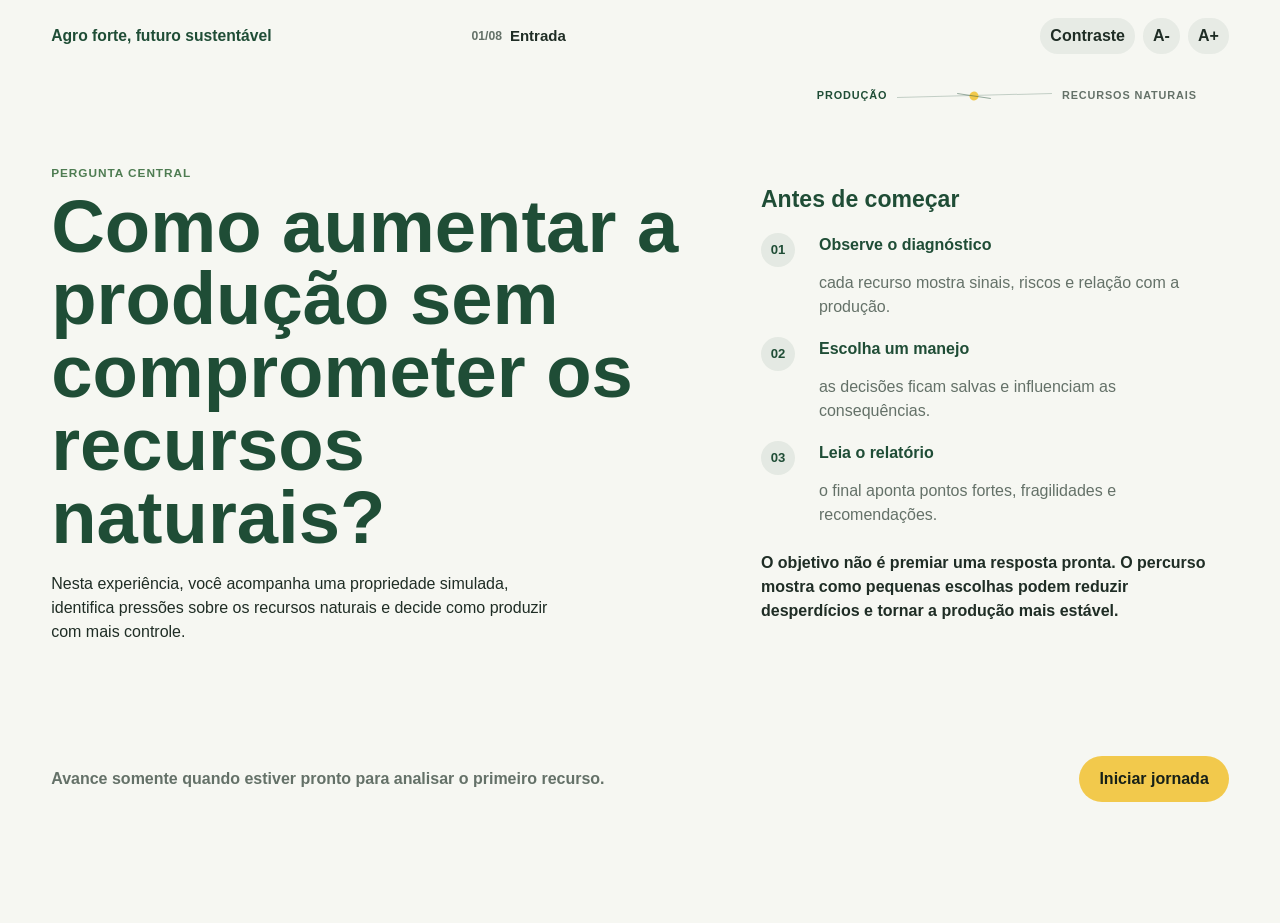
<file: index.html>
<!DOCTYPE html>
<html lang="pt-BR">
<head>
  <meta charset="UTF-8">
  <meta name="viewport" content="width=device-width, initial-scale=1.0">
  <meta name="description" content="Experiência interativa sobre produção agropecuária, tecnologia e preservação ambiental.">
  <title>Agro forte, futuro sustentável</title>
  <link rel="stylesheet" href="styles.css">
  <script src="script.js" defer></script>
</head>
<body data-pagina="inicio" data-etapa="1">
  <a class="atalho-conteudo" href="#conteudo">Ir para o conteúdo</a>

  <!-- Topo compacto: identidade, etapa atual e acessibilidade discreta. -->
  <header class="topo-aplicacao">
    <a class="nome-projeto" href="index.html">Agro forte, futuro sustentável</a>
    <div class="marcador-etapa" aria-label="Etapa atual">
      <span>01/08</span>
      <strong>Entrada</strong>
    </div>
    <div class="acessibilidade" aria-label="Controles de acessibilidade">
      <button type="button" id="botaoTema" aria-pressed="false">Contraste</button>
      <button type="button" id="botaoFonteMenor" aria-label="Diminuir fonte">A-</button>
      <button type="button" id="botaoFonteMaior" aria-label="Aumentar fonte">A+</button>
    </div>
  </header>

  <main id="conteudo" class="quadro-app" tabindex="-1">
    <!-- Tela inicial: entrada curta da experiência, sem hero tradicional ou menu de seções. -->
    <section class="tela-app entrada">
      <div class="bloco-entrada">
        <p class="rotulo-tela">pergunta central</p>
        <h1>Como aumentar a produção sem comprometer os recursos naturais?</h1>
        <p>
          Nesta experiência, você acompanha uma propriedade simulada, identifica pressões
          sobre os recursos naturais e decide como produzir com mais controle.
        </p>
      </div>

      <aside class="termo-jornada" aria-label="Como a jornada será analisada">
        <h2>Antes de começar</h2>
        <ol>
          <li>
            <strong>Observe o diagnóstico</strong>
            <span>cada recurso mostra sinais, riscos e relação com a produção.</span>
          </li>
          <li>
            <strong>Escolha um manejo</strong>
            <span>as decisões ficam salvas e influenciam as consequências.</span>
          </li>
          <li>
            <strong>Leia o relatório</strong>
            <span>o final aponta pontos fortes, fragilidades e recomendações.</span>
          </li>
        </ol>
        <p>
          O objetivo não é premiar uma resposta pronta. O percurso mostra como pequenas
          escolhas podem reduzir desperdícios e tornar a produção mais estável.
        </p>
      </aside>

      <footer class="acoes-tela">
        <span class="dica-tela">Avance somente quando estiver pronto para analisar o primeiro recurso.</span>
        <a class="botao-primario" href="diagnostico.html">Iniciar jornada</a>
      </footer>
    </section>
  </main>
</body>
</html>
</file>
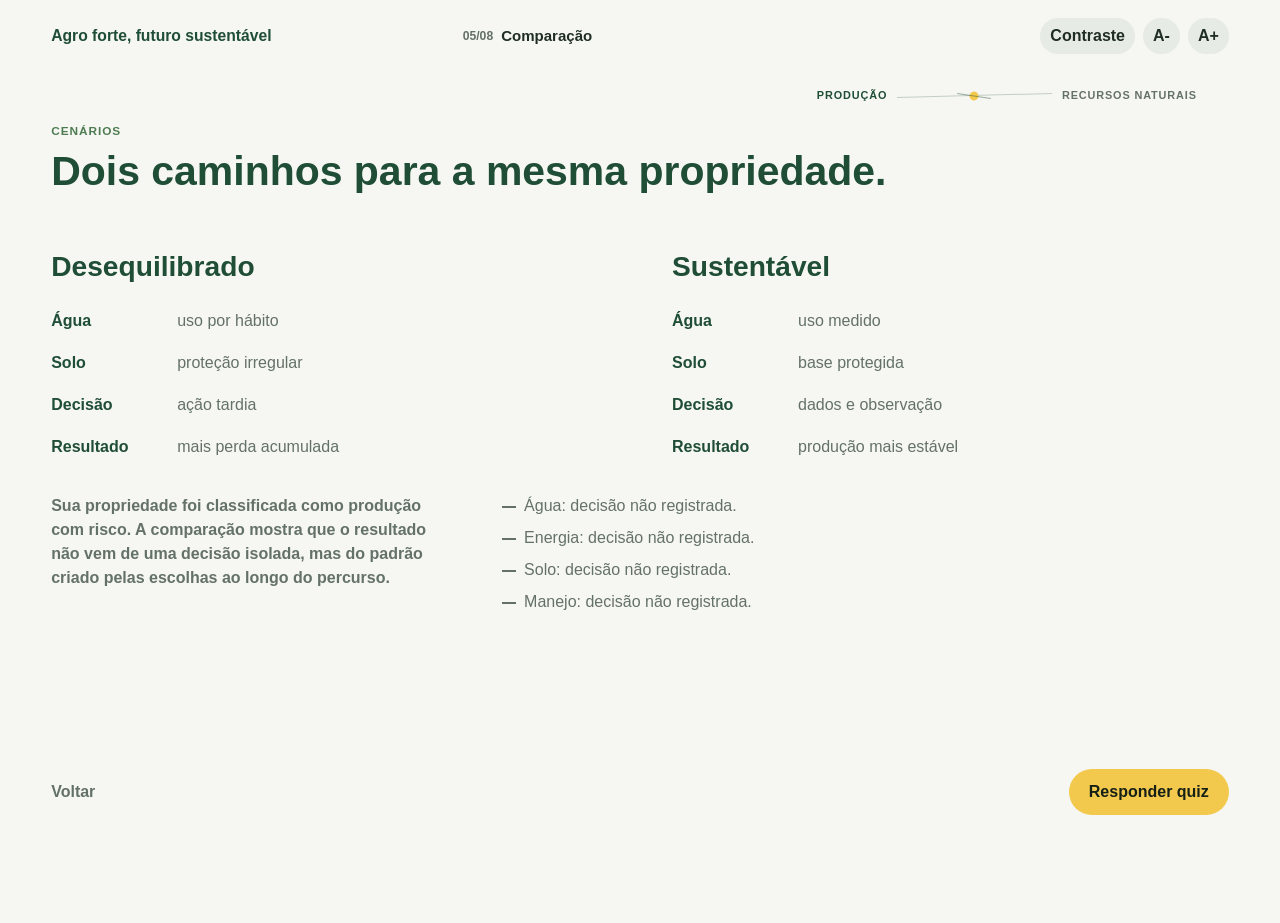
<file: comparacao.html>
<!DOCTYPE html>
<html lang="pt-BR">
<head>
  <meta charset="UTF-8">
  <meta name="viewport" content="width=device-width, initial-scale=1.0">
  <meta name="description" content="Comparação entre cenário desequilibrado e sustentável.">
  <title>Comparação | Agro forte, futuro sustentável</title>
  <link rel="stylesheet" href="styles.css">
  <script src="script.js" defer></script>
</head>
<body data-pagina="comparacao" data-etapa="5">
  <a class="atalho-conteudo" href="#conteudo">Ir para o conteúdo</a>

  <header class="topo-aplicacao">
    <a class="nome-projeto" href="index.html">Agro forte, futuro sustentável</a>
    <div class="marcador-etapa" aria-label="Etapa atual">
      <span>05/08</span>
      <strong>Comparação</strong>
    </div>
    <div class="acessibilidade" aria-label="Controles de acessibilidade">
      <button type="button" id="botaoTema" aria-pressed="false">Contraste</button>
      <button type="button" id="botaoFonteMenor" aria-label="Diminuir fonte">A-</button>
      <button type="button" id="botaoFonteMaior" aria-label="Aumentar fonte">A+</button>
    </div>
  </header>

  <main id="conteudo" class="quadro-app" tabindex="-1">
    <!-- Comparação: dois cenários em tela única. -->
    <section class="tela-app comparacao">
      <header class="cabeca-tela compacto">
        <p class="rotulo-tela">cenários</p>
        <h1>Dois caminhos para a mesma propriedade.</h1>
      </header>

      <div class="duelo-cenarios">
        <article class="cenario cenario-risco">
          <h2>Desequilibrado</h2>
          <dl>
            <div><dt>Água</dt><dd>uso por hábito</dd></div>
            <div><dt>Solo</dt><dd>proteção irregular</dd></div>
            <div><dt>Decisão</dt><dd>ação tardia</dd></div>
            <div><dt>Resultado</dt><dd>mais perda acumulada</dd></div>
          </dl>
        </article>

        <article class="cenario cenario-sustentavel">
          <h2>Sustentável</h2>
          <dl>
            <div><dt>Água</dt><dd>uso medido</dd></div>
            <div><dt>Solo</dt><dd>base protegida</dd></div>
            <div><dt>Decisão</dt><dd>dados e observação</dd></div>
            <div><dt>Resultado</dt><dd>produção mais estável</dd></div>
          </dl>
        </article>
      </div>

      <aside class="posicao-percurso">
        <p id="textoComparacao"></p>
        <ul id="listaComparacao"></ul>
      </aside>

      <footer class="acoes-tela">
        <a href="impactos.html">Voltar</a>
        <a class="botao-primario" href="quiz.html">Responder quiz</a>
      </footer>
    </section>
  </main>
</body>
</html>
</file>
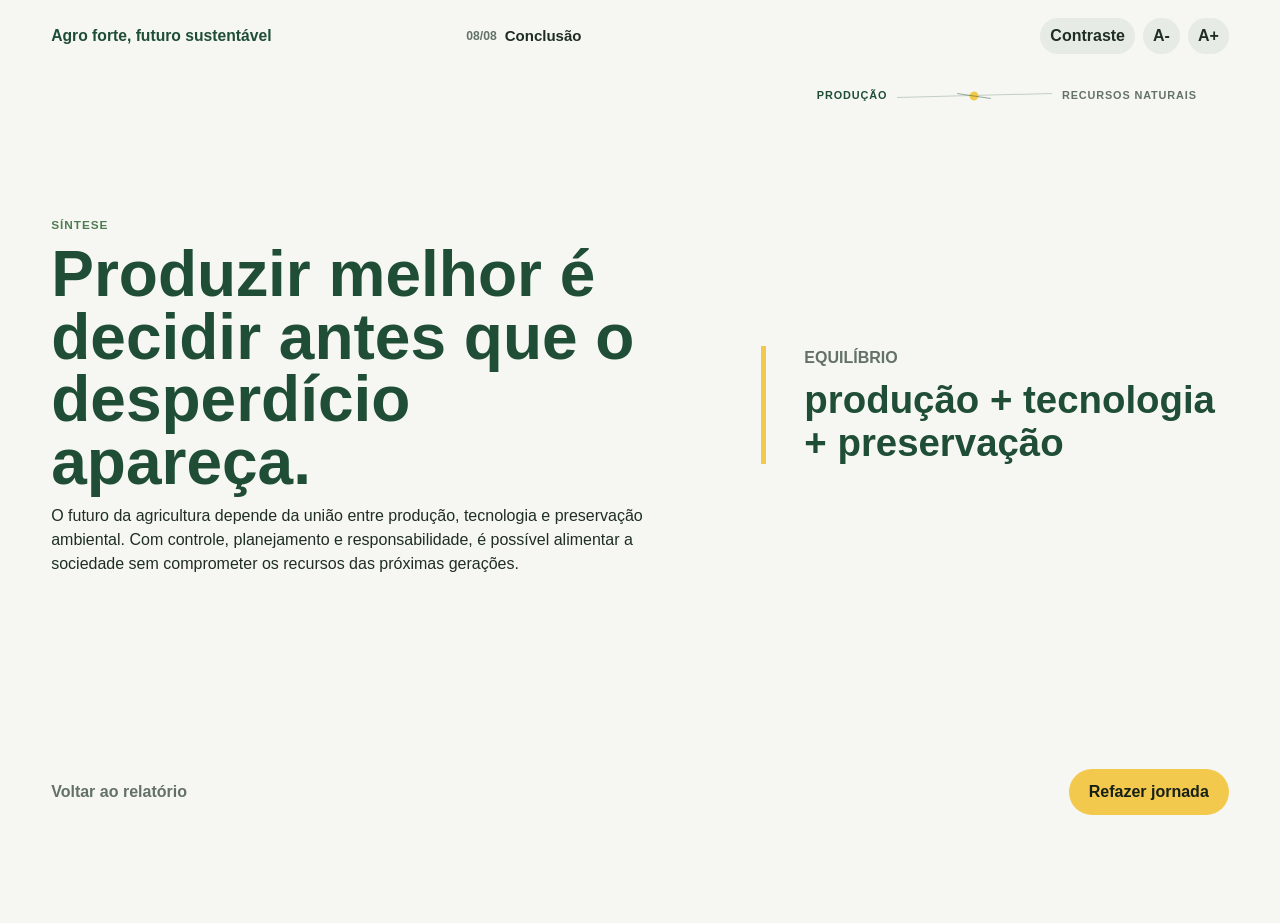
<file: conclusao.html>
<!DOCTYPE html>
<html lang="pt-BR">
<head>
  <meta charset="UTF-8">
  <meta name="viewport" content="width=device-width, initial-scale=1.0">
  <meta name="description" content="Conclusão da experiência educativa.">
  <title>Conclusão | Agro forte, futuro sustentável</title>
  <link rel="stylesheet" href="styles.css">
  <script src="script.js" defer></script>
</head>
<body data-pagina="conclusao" data-etapa="8">
  <a class="atalho-conteudo" href="#conteudo">Ir para o conteúdo</a>

  <header class="topo-aplicacao">
    <a class="nome-projeto" href="index.html">Agro forte, futuro sustentável</a>
    <div class="marcador-etapa" aria-label="Etapa atual">
      <span>08/08</span>
      <strong>Conclusão</strong>
    </div>
    <div class="acessibilidade" aria-label="Controles de acessibilidade">
      <button type="button" id="botaoTema" aria-pressed="false">Contraste</button>
      <button type="button" id="botaoFonteMenor" aria-label="Diminuir fonte">A-</button>
      <button type="button" id="botaoFonteMaior" aria-label="Aumentar fonte">A+</button>
    </div>
  </header>

  <main id="conteudo" class="quadro-app" tabindex="-1">
    <!-- Conclusão: fechamento limpo, curto e forte. -->
    <section class="tela-app conclusao">
      <div class="fechamento-final">
        <p class="rotulo-tela">síntese</p>
        <h1>Produzir melhor é decidir antes que o desperdício apareça.</h1>
        <p>
          O futuro da agricultura depende da união entre produção, tecnologia e preservação
          ambiental. Com controle, planejamento e responsabilidade, é possível alimentar a
          sociedade sem comprometer os recursos das próximas gerações.
        </p>
      </div>

      <div class="frase-final">
        <span>equilíbrio</span>
        <strong>produção + tecnologia + preservação</strong>
      </div>

      <footer class="acoes-tela">
        <a href="resultado.html">Voltar ao relatório</a>
        <a class="botao-primario" href="index.html">Refazer jornada</a>
      </footer>
    </section>
  </main>
</body>
</html>
</file>
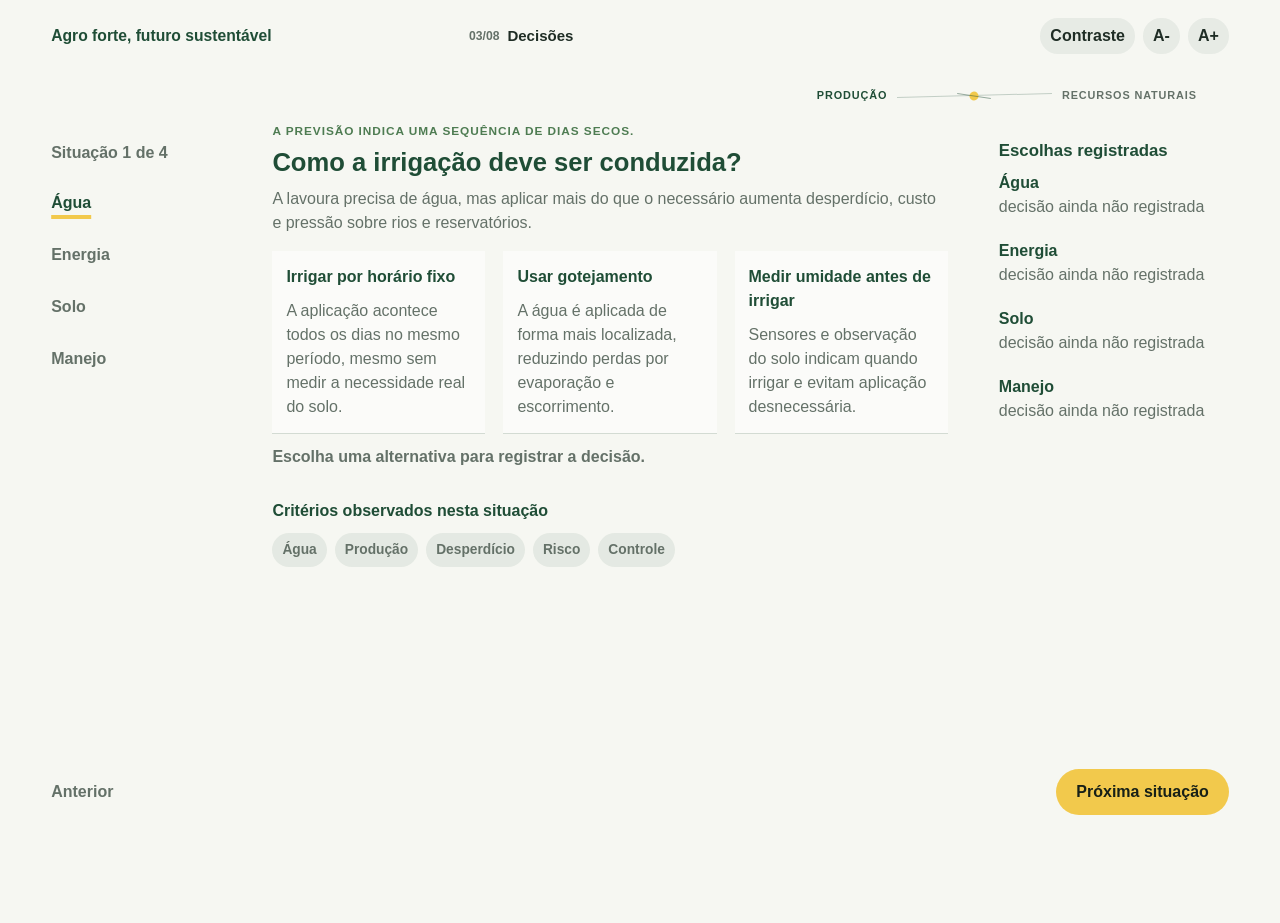
<file: decisoes.html>
<!DOCTYPE html>
<html lang="pt-BR">
<head>
  <meta charset="UTF-8">
  <meta name="viewport" content="width=device-width, initial-scale=1.0">
  <meta name="description" content="Decisões de manejo para equilibrar produção e preservação.">
  <title>Decisões | Agro forte, futuro sustentável</title>
  <link rel="stylesheet" href="styles.css">
  <script src="script.js" defer></script>
</head>
<body data-pagina="decisoes" data-etapa="3">
  <a class="atalho-conteudo" href="#conteudo">Ir para o conteúdo</a>

  <header class="topo-aplicacao">
    <a class="nome-projeto" href="index.html">Agro forte, futuro sustentável</a>
    <div class="marcador-etapa" aria-label="Etapa atual">
      <span>03/08</span>
      <strong>Decisões</strong>
    </div>
    <div class="acessibilidade" aria-label="Controles de acessibilidade">
      <button type="button" id="botaoTema" aria-pressed="false">Contraste</button>
      <button type="button" id="botaoFonteMenor" aria-label="Diminuir fonte">A-</button>
      <button type="button" id="botaoFonteMaior" aria-label="Aumentar fonte">A+</button>
    </div>
  </header>

  <main id="conteudo" class="quadro-app" tabindex="-1">
    <!-- Decisões: uma situação por vez, sem formulário longo. -->
    <section class="tela-app decisoes">
      <aside class="faixa-situacao">
        <span id="situacaoAtual">Situação 1 de 4</span>
        <ol id="listaSituacoes">
          <li>Água</li>
          <li>Energia</li>
          <li>Solo</li>
          <li>Manejo</li>
        </ol>
      </aside>

      <article class="painel-decisao" aria-live="polite">
        <p class="rotulo-tela" id="contextoSituacao"></p>
        <h1 id="tituloSituacao"></h1>
        <p id="textoSituacao"></p>
        <div class="opcoes-decisao" id="opcoesDecisao"></div>
        <p class="feedback-decisao" id="feedbackDecisao"></p>
        <div class="leitura-opcao" id="leituraOpcao" aria-label="Leitura da decisão"></div>
      </article>

      <aside class="registro-decisoes">
        <h2>Escolhas registradas</h2>
        <div id="registroDecisoes"></div>
      </aside>

      <footer class="acoes-tela">
        <button type="button" id="botaoSituacaoAnterior">Anterior</button>
        <button class="botao-primario" type="button" id="botaoSituacaoProxima">Próxima decisão</button>
      </footer>
    </section>
  </main>
</body>
</html>
</file>
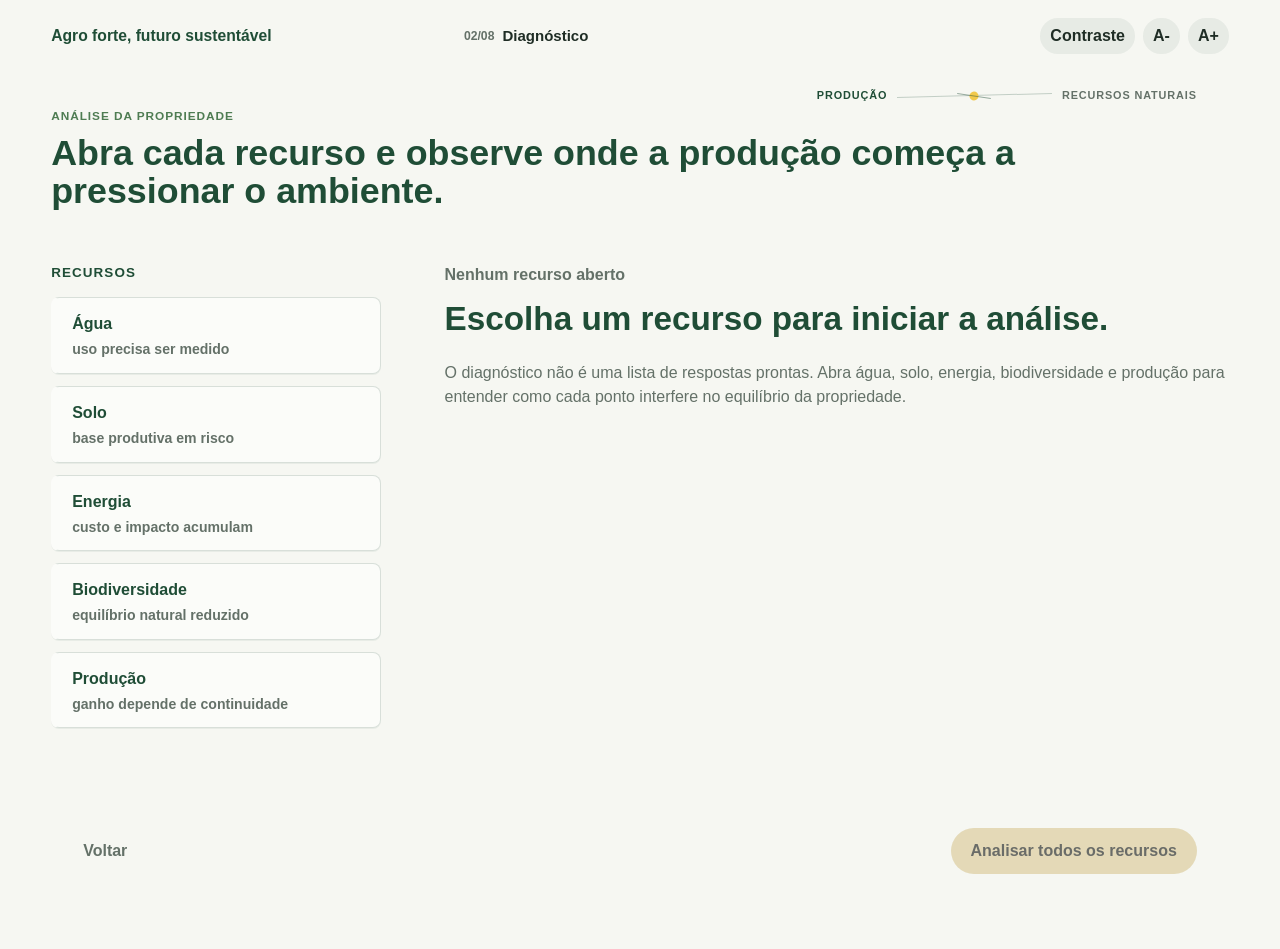
<file: diagnostico.html>
<!DOCTYPE html>
<html lang="pt-BR">
<head>
  <meta charset="UTF-8">
  <meta name="viewport" content="width=device-width, initial-scale=1.0">
  <meta name="description" content="Análise interativa dos recursos da propriedade.">
  <title>Diagnóstico | Agro forte, futuro sustentável</title>
  <link rel="stylesheet" href="styles.css">
  <script src="script.js" defer></script>
</head>
<body data-pagina="diagnostico" data-etapa="2">
  <a class="atalho-conteudo" href="#conteudo">Ir para o conteúdo</a>

  <header class="topo-aplicacao">
    <a class="nome-projeto" href="index.html">Agro forte, futuro sustentável</a>
    <div class="marcador-etapa" aria-label="Etapa atual">
      <span>02/08</span>
      <strong>Diagnóstico</strong>
    </div>
    <div class="acessibilidade" aria-label="Controles de acessibilidade">
      <button type="button" id="botaoTema" aria-pressed="false">Contraste</button>
      <button type="button" id="botaoFonteMenor" aria-label="Diminuir fonte">A-</button>
      <button type="button" id="botaoFonteMaior" aria-label="Aumentar fonte">A+</button>
    </div>
  </header>

  <main id="conteudo" class="quadro-app" tabindex="-1">
    <!-- Diagnóstico: cada recurso abre uma leitura prática da propriedade. -->
    <section class="tela-app diagnostico">
      <header class="cabeca-tela">
        <p class="rotulo-tela">análise da propriedade</p>
        <h1>Abra cada recurso e observe onde a produção começa a pressionar o ambiente.</h1>
      </header>

      <div class="mesa-diagnostico">
        <nav class="lista-recursos" aria-label="Recursos para diagnóstico">
          <strong class="titulo-recursos">Recursos</strong>
          <button class="item-diagnostico" type="button" data-recurso="agua">
            <span>Água</span>
            <strong>uso precisa ser medido</strong>
          </button>
          <button class="item-diagnostico" type="button" data-recurso="solo">
            <span>Solo</span>
            <strong>base produtiva em risco</strong>
          </button>
          <button class="item-diagnostico" type="button" data-recurso="energia">
            <span>Energia</span>
            <strong>custo e impacto acumulam</strong>
          </button>
          <button class="item-diagnostico" type="button" data-recurso="biodiversidade">
            <span>Biodiversidade</span>
            <strong>equilíbrio natural reduzido</strong>
          </button>
          <button class="item-diagnostico" type="button" data-recurso="producao">
            <span>Produção</span>
            <strong>ganho depende de continuidade</strong>
          </button>
        </nav>

        <article class="leitura-diagnostico ficha-recurso" aria-live="polite">
          <span id="contadorDiagnostico">Nenhum recurso aberto</span>
          <h2 id="tituloDiagnostico">Escolha um recurso para iniciar a análise.</h2>
          <p id="textoDiagnostico">
            O diagnóstico não é uma lista de respostas prontas. Abra água, solo, energia,
            biodiversidade e produção para entender como cada ponto interfere no equilíbrio da propriedade.
          </p>

          <div class="detalhes-diagnostico" id="detalhesDiagnostico" hidden>
            <section>
              <h3>Sinais observáveis</h3>
              <ul id="sinaisDiagnostico"></ul>
            </section>
            <section>
              <h3>Se for ignorado</h3>
              <p id="consequenciaDiagnostico"></p>
            </section>
          </div>
        </article>

        <aside class="registro-diagnostico" aria-label="Registro do diagnóstico">
          <strong>Registro da análise</strong>
          <p id="resumoDiagnostico">Abra os cinco recursos para liberar a próxima etapa.</p>
          <div class="marcas-diagnostico" id="marcasDiagnostico"></div>
        </aside>
      </div>

      <footer class="acoes-tela">
        <a href="index.html">Voltar</a>
        <a class="botao-primario bloqueado" id="avancarDiagnostico" href="decisoes.html" aria-disabled="true">Explorar todos os pontos</a>
      </footer>
    </section>
  </main>
</body>
</html>
</file>
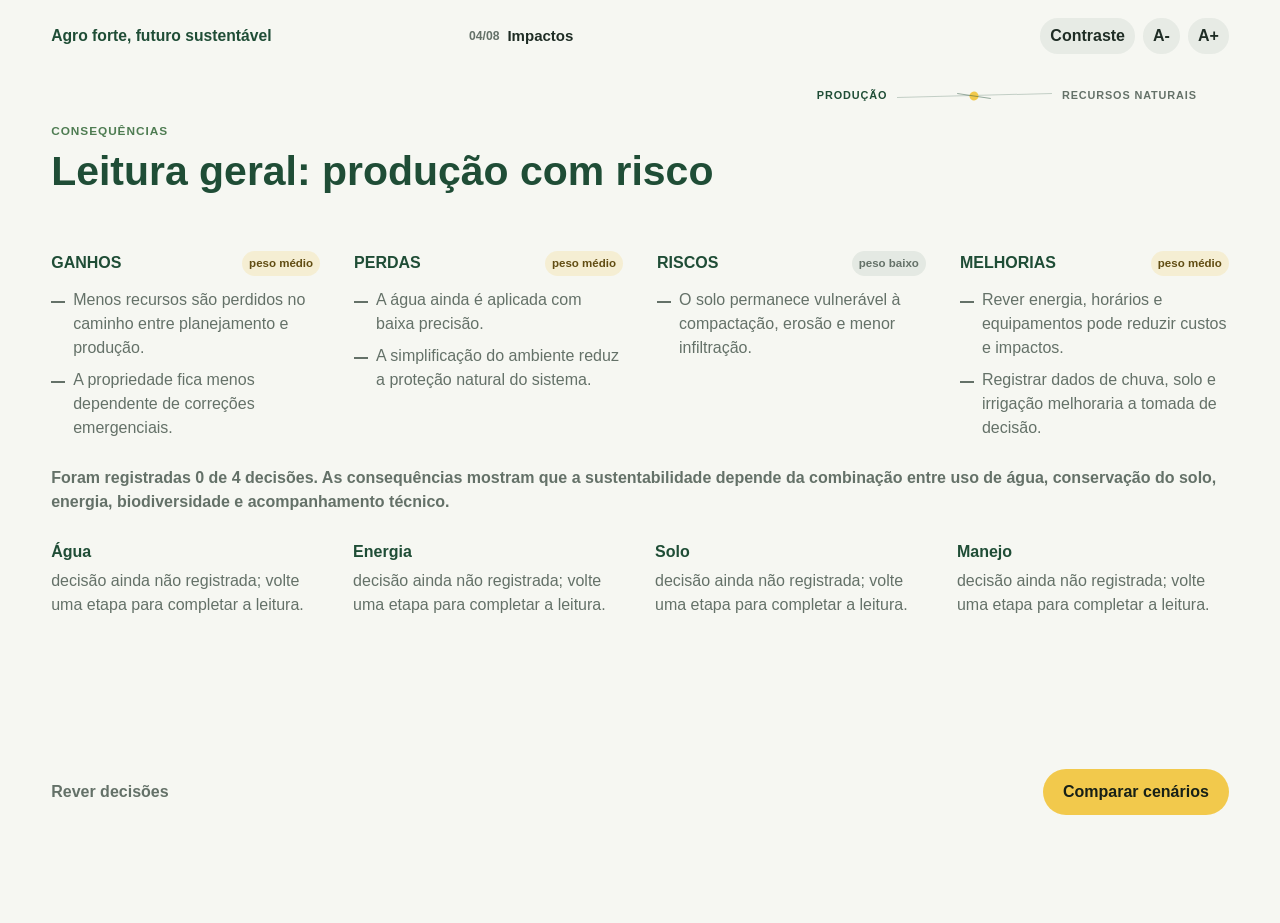
<file: impactos.html>
<!DOCTYPE html>
<html lang="pt-BR">
<head>
  <meta charset="UTF-8">
  <meta name="viewport" content="width=device-width, initial-scale=1.0">
  <meta name="description" content="Consequências visuais das decisões de manejo.">
  <title>Impactos | Agro forte, futuro sustentável</title>
  <link rel="stylesheet" href="styles.css">
  <script src="script.js" defer></script>
</head>
<body data-pagina="impactos" data-etapa="4">
  <a class="atalho-conteudo" href="#conteudo">Ir para o conteúdo</a>

  <header class="topo-aplicacao">
    <a class="nome-projeto" href="index.html">Agro forte, futuro sustentável</a>
    <div class="marcador-etapa" aria-label="Etapa atual">
      <span>04/08</span>
      <strong>Impactos</strong>
    </div>
    <div class="acessibilidade" aria-label="Controles de acessibilidade">
      <button type="button" id="botaoTema" aria-pressed="false">Contraste</button>
      <button type="button" id="botaoFonteMenor" aria-label="Diminuir fonte">A-</button>
      <button type="button" id="botaoFonteMaior" aria-label="Aumentar fonte">A+</button>
    </div>
  </header>

  <main id="conteudo" class="quadro-app" tabindex="-1">
    <!-- Impactos: consequências em blocos visuais, sem depender de porcentagens. -->
    <section class="tela-app impactos">
      <header class="cabeca-tela compacto">
        <p class="rotulo-tela">consequências</p>
        <h1 id="tituloImpacto">Leitura do sistema</h1>
      </header>

      <div class="matriz-impactos" id="mapaImpactos" aria-label="Ganhos, perdas, riscos e melhorias">
        <article class="zona-impacto ganhos">
          <div class="cabecalho-impacto">
            <span>ganhos</span>
            <strong class="intensidade-impacto" id="forcaGanhos">em leitura</strong>
          </div>
          <ul id="listaGanhos"></ul>
        </article>
        <article class="zona-impacto perdas">
          <div class="cabecalho-impacto">
            <span>perdas</span>
            <strong class="intensidade-impacto" id="forcaPerdas">em leitura</strong>
          </div>
          <ul id="listaPerdas"></ul>
        </article>
        <article class="zona-impacto riscos">
          <div class="cabecalho-impacto">
            <span>riscos</span>
            <strong class="intensidade-impacto" id="forcaRiscos">em leitura</strong>
          </div>
          <ul id="listaRiscos"></ul>
        </article>
        <article class="zona-impacto melhorias">
          <div class="cabecalho-impacto">
            <span>melhorias</span>
            <strong class="intensidade-impacto" id="forcaMelhorias">em leitura</strong>
          </div>
          <ul id="listaMelhorias"></ul>
        </article>
      </div>

      <p class="leitura-curta" id="textoImpacto"></p>

      <div class="cadeia-impactos" id="cadeiaImpactos" aria-label="Cadeia entre decisões e consequências"></div>

      <footer class="acoes-tela">
        <a href="decisoes.html">Rever decisões</a>
        <a class="botao-primario" href="comparacao.html">Comparar cenários</a>
      </footer>
    </section>
  </main>
</body>
</html>
</file>
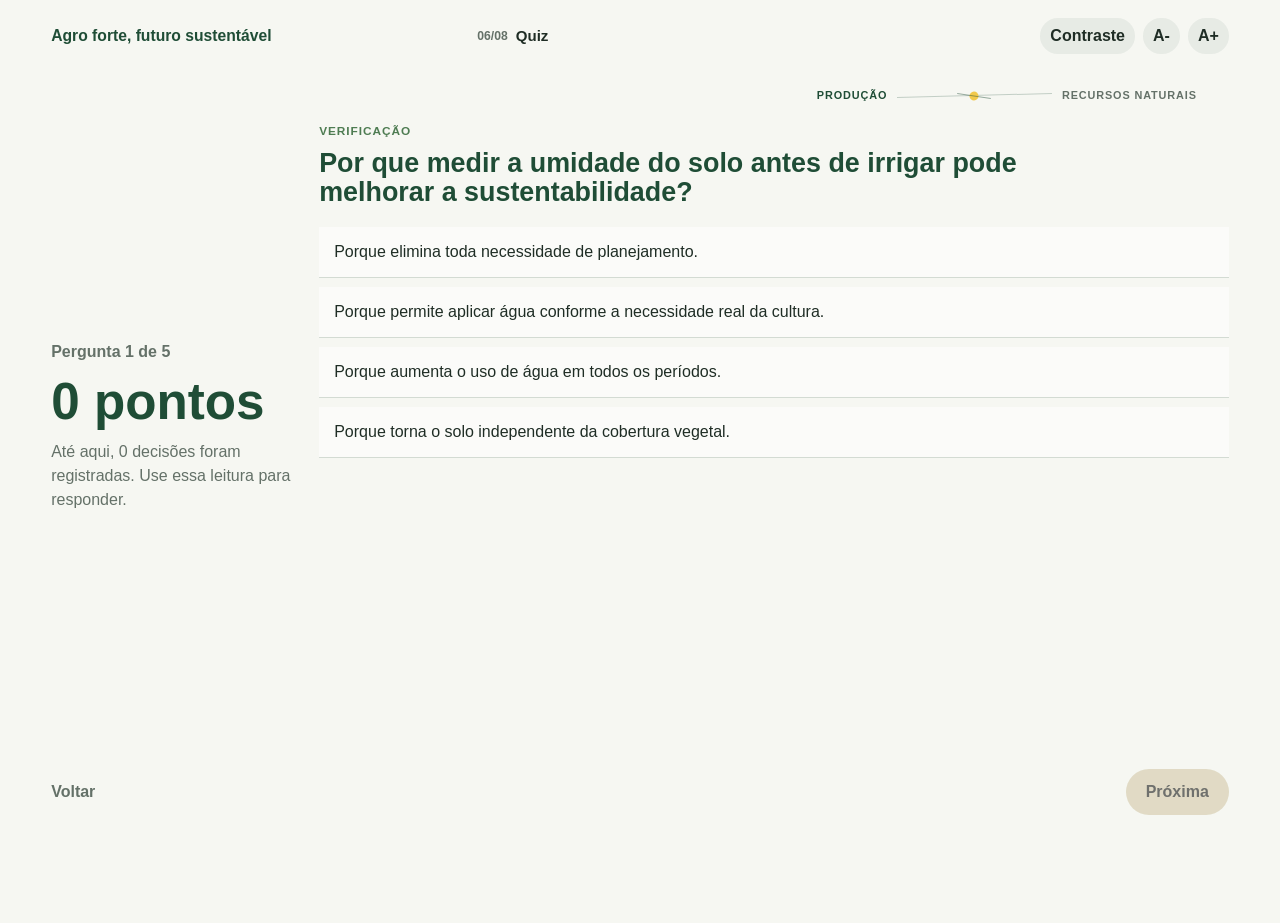
<file: quiz.html>
<!DOCTYPE html>
<html lang="pt-BR">
<head>
  <meta charset="UTF-8">
  <meta name="viewport" content="width=device-width, initial-scale=1.0">
  <meta name="description" content="Quiz integrado à jornada educativa.">
  <title>Quiz | Agro forte, futuro sustentável</title>
  <link rel="stylesheet" href="styles.css">
  <script src="script.js" defer></script>
</head>
<body data-pagina="quiz" data-etapa="6">
  <a class="atalho-conteudo" href="#conteudo">Ir para o conteúdo</a>

  <header class="topo-aplicacao">
    <a class="nome-projeto" href="index.html">Agro forte, futuro sustentável</a>
    <div class="marcador-etapa" aria-label="Etapa atual">
      <span>06/08</span>
      <strong>Quiz</strong>
    </div>
    <div class="acessibilidade" aria-label="Controles de acessibilidade">
      <button type="button" id="botaoTema" aria-pressed="false">Contraste</button>
      <button type="button" id="botaoFonteMenor" aria-label="Diminuir fonte">A-</button>
      <button type="button" id="botaoFonteMaior" aria-label="Aumentar fonte">A+</button>
    </div>
  </header>

  <main id="conteudo" class="quadro-app" tabindex="-1">
    <!-- Quiz: etapa integrada ao percurso, com feedback imediato. -->
    <section class="tela-app quiz">
      <aside class="estado-quiz">
        <span id="andamentoQuiz">Pergunta 1 de 5</span>
        <strong id="pontuacaoQuiz">0 pontos</strong>
        <p id="contextoQuiz">Use o diagnóstico e suas decisões para responder.</p>
      </aside>

      <article class="pergunta-quiz">
        <p class="rotulo-tela">verificação</p>
        <h1 id="perguntaQuiz"></h1>
        <div class="opcoes-quiz" id="opcoesQuiz"></div>
        <p class="feedback" id="feedbackQuiz" aria-live="polite"></p>
      </article>

      <footer class="acoes-tela">
        <a href="comparacao.html">Voltar</a>
        <button class="botao-primario" type="button" id="proximaPergunta" disabled>Próxima</button>
      </footer>
    </section>
  </main>
</body>
</html>
</file>
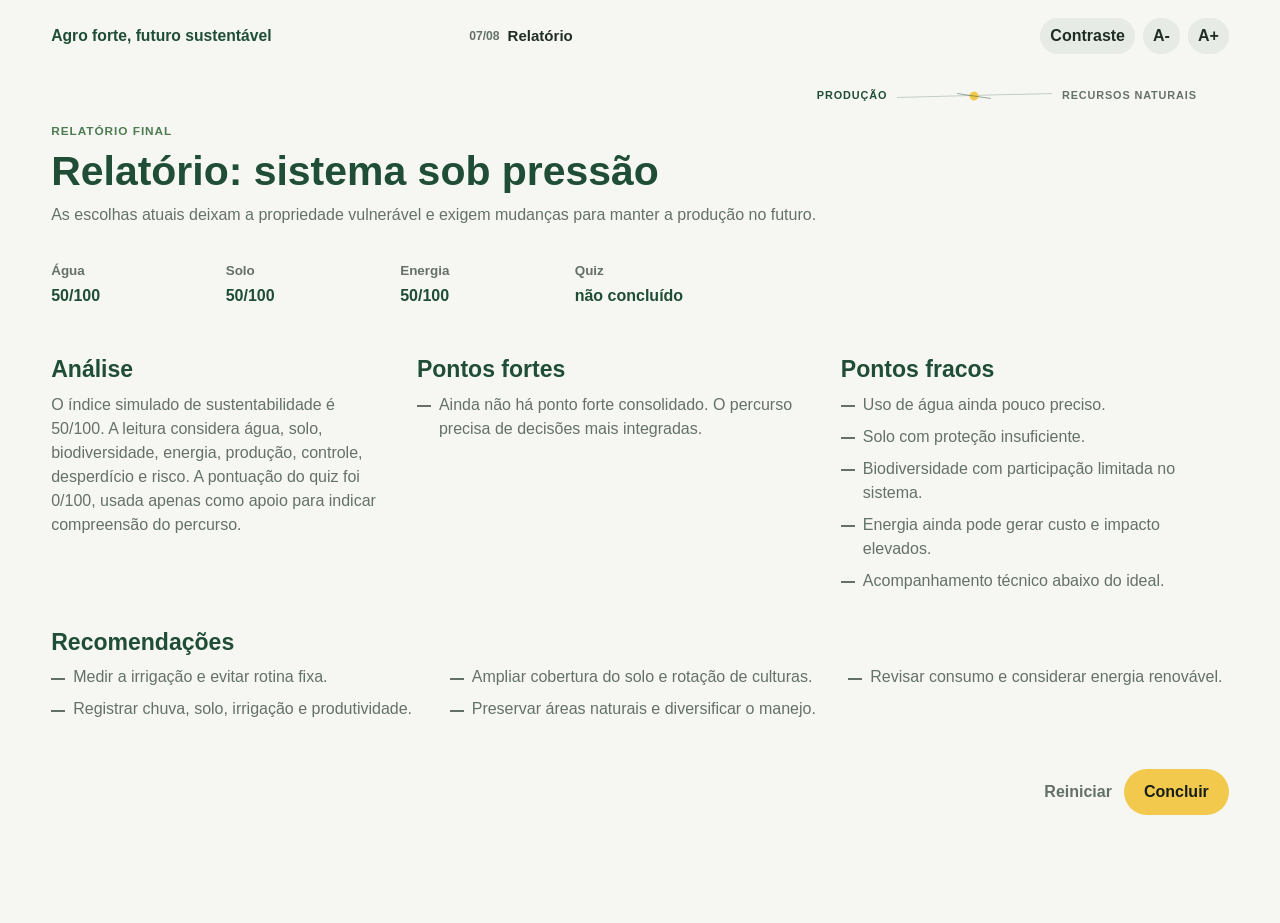
<file: resultado.html>
<!DOCTYPE html>
<html lang="pt-BR">
<head>
  <meta charset="UTF-8">
  <meta name="viewport" content="width=device-width, initial-scale=1.0">
  <meta name="description" content="Relatório final baseado nas escolhas do usuário.">
  <title>Resultado | Agro forte, futuro sustentável</title>
  <link rel="stylesheet" href="styles.css">
  <script src="script.js" defer></script>
</head>
<body data-pagina="resultado" data-etapa="7">
  <a class="atalho-conteudo" href="#conteudo">Ir para o conteúdo</a>

  <header class="topo-aplicacao">
    <a class="nome-projeto" href="index.html">Agro forte, futuro sustentável</a>
    <div class="marcador-etapa" aria-label="Etapa atual">
      <span>07/08</span>
      <strong>Relatório</strong>
    </div>
    <div class="acessibilidade" aria-label="Controles de acessibilidade">
      <button type="button" id="botaoTema" aria-pressed="false">Contraste</button>
      <button type="button" id="botaoFonteMenor" aria-label="Diminuir fonte">A-</button>
      <button type="button" id="botaoFonteMaior" aria-label="Aumentar fonte">A+</button>
    </div>
  </header>

  <main id="conteudo" class="quadro-app" tabindex="-1">
    <!-- Resultado: relatório sem medalhas ou recompensa infantil. -->
    <section class="tela-app resultado">
      <header class="cabeca-tela compacto">
        <p class="rotulo-tela">relatório final</p>
        <h1 id="perfilResultado">Relatório em construção</h1>
        <p id="textoResultado"></p>
        <div class="indicadores-compactos" aria-label="Indicadores simulados">
          <p><span>Água</span><strong id="resultadoAgua">-</strong></p>
          <p><span>Solo</span><strong id="resultadoSolo">-</strong></p>
          <p><span>Energia</span><strong id="resultadoEnergia">-</strong></p>
          <p><span>Quiz</span><strong id="resultadoQuiz">-</strong></p>
        </div>
      </header>

      <div class="relatorio-mosaico">
        <article class="analise-principal">
          <h2>Análise</h2>
          <p id="analiseResultado"></p>
        </article>
        <article>
          <h2>Pontos fortes</h2>
          <ul id="pontosFortesResultado"></ul>
        </article>
        <article>
          <h2>Pontos fracos</h2>
          <ul id="pontosFracosResultado"></ul>
        </article>
        <article>
          <h2>Recomendações</h2>
          <ul id="recomendacoesResultado"></ul>
        </article>
      </div>

      <footer class="acoes-tela">
        <button type="button" id="reiniciarPercurso">Reiniciar</button>
        <a class="botao-primario" href="conclusao.html">Concluir</a>
      </footer>
    </section>
  </main>
</body>
</html>
</file>
<file: styles.css>
/* =========================================================
   Base visual, tema e acessibilidade
   ========================================================= */
:root {
  --verde-profundo: #1f4d36;
  --verde-medio: #4e7c52;
  --verde-claro: #e5eee0;
  --bege-terra: #d8c3a5;
  --branco-gelo: #f6f7f2;
  --amarelo-solar: #f2c94c;
  --alerta: #b6634a;
  --agua: #4f9bb3;
  --texto: #1f2d25;
  --texto-suave: #647168;
  --linha: rgba(31, 77, 54, 0.16);
  --linha-forte: rgba(31, 77, 54, 0.36);
  --superficie: #ffffff;
  --superficie-suave: rgba(255, 255, 255, 0.74);
  --sombra: 0 16px 44px rgba(31, 77, 54, 0.1);
  --raio: 8px;
  --largura: 1180px;
  --escala-fonte: 1;
}

.modo-escuro {
  --branco-gelo: #121812;
  --superficie: #17221a;
  --superficie-suave: rgba(23, 34, 26, 0.78);
  --texto: #edf5ea;
  --texto-suave: #bdc8ba;
  --linha: rgba(216, 195, 165, 0.2);
  --linha-forte: rgba(216, 195, 165, 0.42);
  --verde-claro: #26382b;
  --sombra: 0 16px 44px rgba(0, 0, 0, 0.28);
}

.fonte-menor {
  --escala-fonte: 0.94;
}

.fonte-maior {
  --escala-fonte: 1.08;
}

.fonte-extra {
  --escala-fonte: 1.16;
}

* {
  box-sizing: border-box;
}

body *,
body *::before,
body *::after {
  min-width: 0;
}

[hidden] {
  display: none !important;
}

html,
body {
  min-height: 100%;
}

body {
  margin: 0;
  overflow: hidden;
  color: var(--texto);
  font-family: Arial, Helvetica, sans-serif;
  font-size: calc(16px * var(--escala-fonte));
  line-height: 1.5;
  background: var(--branco-gelo);
}

a {
  color: inherit;
}

button {
  font: inherit;
}

a:focus-visible,
button:focus-visible,
main:focus-visible {
  outline: 3px solid var(--amarelo-solar);
  outline-offset: 4px;
}

.atalho-conteudo {
  position: fixed;
  left: 14px;
  top: 10px;
  z-index: 30;
  padding: 10px 12px;
  color: #18231d;
  background: var(--amarelo-solar);
  border-radius: var(--raio);
  transform: translateY(-140%);
  transition: transform 0.2s ease;
}

.atalho-conteudo:focus {
  transform: translateY(0);
}

/* =========================================================
   Topo compacto, sem navbar de seções
   ========================================================= */
.topo-aplicacao {
  display: grid;
  grid-template-columns: minmax(170px, 260px) auto minmax(210px, auto);
  gap: 14px;
  align-items: center;
  width: calc(100% - 28px);
  max-width: var(--largura);
  height: 64px;
  margin: 12px auto 0;
  padding: 8px 10px;
  border: 1px solid var(--linha);
  border-radius: var(--raio);
  background: var(--superficie-suave);
  box-shadow: var(--sombra);
  backdrop-filter: blur(16px);
}

.nome-projeto {
  color: var(--verde-profundo);
  font-weight: 900;
  line-height: 1.12;
  text-decoration: none;
}

.modo-escuro .nome-projeto {
  color: #e2f2dc;
}

.marcador-etapa {
  justify-self: center;
  display: inline-grid;
  grid-template-columns: auto auto;
  gap: 9px;
  align-items: center;
  padding: 8px 12px;
  border: 1px solid var(--linha);
  border-radius: 999px;
  background: var(--superficie);
}

.marcador-etapa span {
  color: var(--texto-suave);
  font-size: 0.78rem;
  font-weight: 900;
}

.marcador-etapa strong {
  color: var(--verde-profundo);
  font-size: 0.94rem;
}

.acessibilidade {
  justify-self: end;
  display: flex;
  gap: 6px;
  align-items: center;
}

.acessibilidade button {
  min-height: 36px;
  padding: 7px 10px;
  color: var(--texto);
  cursor: pointer;
  border: 1px solid var(--linha);
  border-radius: var(--raio);
  background: transparent;
  font-weight: 800;
  transition: border-color 0.2s ease, background 0.2s ease;
}

.acessibilidade button:hover {
  border-color: var(--linha-forte);
  background: var(--verde-claro);
}

/* =========================================================
   Estrutura de tela única
   ========================================================= */
.quadro-app {
  width: calc(100% - 28px);
  max-width: var(--largura);
  height: calc(100dvh - 88px);
  margin: 10px auto 14px;
}

.tela-app {
  min-height: 100%;
  height: 100%;
  overflow: hidden;
  border: 1px solid var(--linha);
  border-radius: var(--raio);
  background: var(--superficie-suave);
  box-shadow: var(--sombra);
}

.rotulo-tela {
  margin: 0 0 8px;
  color: var(--texto-suave);
  font-size: 0.78rem;
  font-weight: 900;
  letter-spacing: 0.06em;
  text-transform: uppercase;
}

h1,
h2,
p {
  margin-top: 0;
}

h1 {
  margin-bottom: 10px;
  color: var(--verde-profundo);
  font-size: clamp(1.35rem, 2.2vw, 2.25rem);
  line-height: 1.08;
}

h2 {
  margin-bottom: 10px;
  color: var(--verde-profundo);
  font-size: clamp(1.05rem, 1.8vw, 1.45rem);
  line-height: 1.15;
}

h3 {
  margin: 0 0 10px;
  color: var(--verde-profundo);
  font-size: 0.98rem;
  line-height: 1.2;
}

.modo-escuro h1,
.modo-escuro h2,
.modo-escuro h3 {
  color: #e5f3df;
}

p {
  color: var(--texto-suave);
}

.cabeca-tela {
  display: grid;
  align-content: start;
}

.cabeca-tela.compacto h1 {
  max-width: 720px;
  font-size: clamp(1.3rem, 2vw, 1.9rem);
}

.acoes-tela {
  display: flex;
  gap: 12px;
  align-items: center;
  justify-content: space-between;
  min-height: 58px;
}

.acoes-tela a,
.acoes-tela button,
.botao-primario {
  display: inline-flex;
  align-items: center;
  justify-content: center;
  min-height: 44px;
  padding: 11px 16px;
  color: var(--texto);
  cursor: pointer;
  border: 1px solid var(--linha);
  border-radius: var(--raio);
  background: transparent;
  font-weight: 900;
  text-decoration: none;
  transition: transform 0.2s ease, background 0.2s ease, border-color 0.2s ease;
}

.acoes-tela a:hover,
.acoes-tela button:hover,
.botao-primario:hover {
  transform: translateY(-1px);
  border-color: var(--linha-forte);
}

.botao-primario {
  color: #172017 !important;
  background: var(--amarelo-solar) !important;
  border-color: rgba(31, 77, 54, 0.18) !important;
}

.bloqueado {
  pointer-events: none;
  filter: grayscale(0.6);
  opacity: 0.64;
}

/* =========================================================
   Entrada
   ========================================================= */
.entrada {
  display: grid;
  grid-template-columns: minmax(0, 0.9fr) minmax(320px, 1.1fr);
  grid-template-rows: 1fr auto;
  gap: 24px;
  padding: clamp(22px, 4vw, 44px);
}

.bloco-entrada {
  align-self: center;
  max-width: 560px;
  padding: clamp(20px, 3vw, 32px);
  border-left: 5px solid var(--amarelo-solar);
  background: transparent;
}

.bloco-entrada p:last-child {
  max-width: 500px;
  margin-bottom: 0;
}

.bloco-entrada h1 {
  font-size: clamp(1.45rem, 2.4vw, 2.2rem);
}

.termo-jornada {
  align-self: center;
  display: grid;
  gap: 16px;
  padding: clamp(20px, 3vw, 30px);
  border: 1px solid var(--linha);
  border-radius: var(--raio);
  background: var(--superficie);
}

.termo-jornada h2,
.termo-jornada p {
  margin-bottom: 0;
}

.termo-jornada ol {
  counter-reset: passo;
  display: grid;
  gap: 12px;
  padding: 0;
  margin: 0;
  list-style: none;
}

.termo-jornada li {
  counter-increment: passo;
  display: grid;
  grid-template-columns: 44px 1fr;
  gap: 12px;
  align-items: start;
  padding: 13px 0;
  border-top: 1px solid var(--linha);
}

.termo-jornada li::before {
  content: counter(passo, decimal-leading-zero);
  display: inline-flex;
  align-items: center;
  justify-content: center;
  width: 36px;
  height: 36px;
  color: var(--verde-profundo);
  border: 1px solid var(--linha-forte);
  border-radius: 50%;
  font-size: 0.82rem;
  font-weight: 900;
  grid-row: 1 / span 2;
}

.termo-jornada strong {
  display: block;
  grid-column: 2;
  color: var(--verde-profundo);
}

.termo-jornada span {
  display: block;
  grid-column: 2;
  color: var(--texto-suave);
}

.termo-jornada p {
  padding-top: 14px;
  border-top: 1px solid var(--linha);
  font-weight: 700;
}

.entrada .acoes-tela {
  grid-column: 1 / -1;
  border-top: 1px solid var(--linha);
  padding-top: 14px;
}

.dica-tela {
  color: var(--texto-suave);
  font-weight: 700;
}

/* =========================================================
   Diagnóstico
   ========================================================= */
.diagnostico {
  display: grid;
  grid-template-rows: auto 1fr auto;
  gap: 18px;
  padding: clamp(20px, 3vw, 34px);
}

.diagnostico .cabeca-tela h1 {
  max-width: 960px;
  font-size: clamp(1.28rem, 2vw, 1.9rem);
}

.mesa-diagnostico {
  display: grid;
  grid-template-columns: minmax(240px, 0.7fr) minmax(0, 1.3fr);
  grid-template-rows: minmax(0, 1fr) auto;
  gap: 18px;
  min-height: 0;
}

.lista-recursos {
  display: grid;
  gap: 10px;
  align-content: start;
  min-height: 0;
  overflow: auto;
  padding-right: 4px;
}

.item-diagnostico {
  position: relative;
  display: grid;
  gap: 5px;
  width: 100%;
  min-height: 66px;
  padding: 11px 13px;
  color: var(--texto);
  cursor: pointer;
  border: 1px solid var(--linha);
  border-left: 4px solid transparent;
  border-radius: var(--raio);
  background: var(--superficie);
  text-align: left;
  transition: border-color 0.2s ease, background 0.2s ease, transform 0.2s ease;
}

.item-diagnostico:hover {
  transform: translateX(2px);
  border-color: var(--linha-forte);
}

.item-diagnostico span {
  color: var(--verde-profundo);
  font-size: 0.9rem;
  font-weight: 900;
}

.item-diagnostico strong {
  color: var(--texto-suave);
  font-size: 0.88rem;
  line-height: 1.25;
}

.item-diagnostico.visitado {
  background: var(--verde-claro);
}

.item-diagnostico.visitado::after {
  content: none;
  display: none;
}

.item-diagnostico.ativo {
  border-color: var(--verde-profundo);
  border-left-color: var(--amarelo-solar);
}

.leitura-diagnostico {
  display: grid;
  align-content: start;
  gap: 13px;
  min-height: 0;
  overflow: auto;
  padding: clamp(20px, 2.8vw, 30px);
  border: 1px solid var(--linha);
  border-radius: var(--raio);
  background: var(--superficie);
}

.leitura-diagnostico span {
  color: var(--texto-suave);
  font-weight: 900;
}

.leitura-diagnostico p {
  margin-bottom: 0;
}

.detalhes-diagnostico {
  display: grid;
  grid-template-columns: minmax(0, 1fr) minmax(220px, 0.85fr);
  gap: 16px;
  margin-top: 4px;
}

.detalhes-diagnostico section {
  padding-top: 14px;
  border-top: 1px solid var(--linha);
}

.detalhes-diagnostico ul {
  display: grid;
  gap: 8px;
  padding: 0;
  margin: 0;
  list-style: none;
}

.detalhes-diagnostico li {
  display: grid;
  grid-template-columns: 14px 1fr;
  gap: 8px;
  color: var(--texto-suave);
}

.detalhes-diagnostico li::before {
  content: "";
  width: 14px;
  height: 2px;
  margin-top: 0.78em;
  background: currentColor;
}

.registro-diagnostico {
  grid-column: 1 / -1;
  display: grid;
  grid-template-columns: auto minmax(0, 1fr) auto;
  gap: 14px;
  align-items: center;
  padding-top: 14px;
  border-top: 1px solid var(--linha);
}

.registro-diagnostico strong {
  color: var(--verde-profundo);
}

.registro-diagnostico p {
  margin: 0;
  font-weight: 700;
}

.marcas-diagnostico {
  display: flex;
  flex-wrap: wrap;
  justify-content: flex-end;
  gap: 7px;
}

.marca-diagnostico {
  padding: 6px 9px;
  color: var(--texto-suave);
  border: 1px solid var(--linha);
  border-radius: 999px;
  background: transparent;
  font-size: 0.78rem;
  font-weight: 900;
}

.marca-diagnostico.visitado {
  color: var(--verde-profundo);
  border-color: var(--linha-forte);
  background: var(--verde-claro);
}

/* =========================================================
   Decisões
   ========================================================= */
.decisoes {
  display: grid;
  grid-template-columns: 190px minmax(0, 1fr) 250px;
  grid-template-rows: 1fr auto;
  gap: 18px;
  padding: clamp(18px, 2.6vw, 30px);
}

.faixa-situacao,
.registro-decisoes {
  min-height: 0;
  overflow: auto;
  padding: 18px 0;
}

.faixa-situacao > span {
  display: block;
  margin-bottom: 18px;
  color: var(--texto-suave);
  font-weight: 900;
}

.faixa-situacao ol {
  display: grid;
  gap: 12px;
  padding: 0;
  margin: 0;
  list-style: none;
}

.faixa-situacao li {
  padding: 10px 12px;
  color: var(--texto-suave);
  border-left: 3px solid var(--linha);
  font-weight: 900;
}

.faixa-situacao li.ativo {
  color: var(--verde-profundo);
  border-color: var(--amarelo-solar);
  background: rgba(242, 201, 76, 0.12);
}

.faixa-situacao li.concluido {
  color: var(--verde-profundo);
}

.painel-decisao {
  min-height: 0;
  overflow: auto;
  padding: clamp(18px, 2.5vw, 26px);
  border: 1px solid var(--linha);
  border-radius: var(--raio);
  background: var(--superficie);
}

.painel-decisao h1 {
  font-size: clamp(1.3rem, 2vw, 1.95rem);
}

.opcoes-decisao {
  display: grid;
  grid-template-columns: repeat(3, minmax(0, 1fr));
  gap: 12px;
  margin-top: 16px;
}

.opcao-decisao {
  display: grid;
  align-content: start;
  min-height: 150px;
  padding: 14px;
  color: var(--texto);
  cursor: pointer;
  border: 1px solid var(--linha);
  border-radius: var(--raio);
  background: transparent;
  text-align: left;
}

.opcao-decisao:hover,
.opcao-decisao.selecionada {
  border-color: var(--verde-profundo);
  background: var(--verde-claro);
}

.opcao-decisao strong {
  display: block;
  margin-bottom: 10px;
  color: var(--verde-profundo);
}

.opcao-decisao span {
  color: var(--texto-suave);
}

.feedback-decisao {
  min-height: 24px;
  margin: 12px 0 0;
  font-weight: 800;
}

.leitura-opcao {
  display: grid;
  gap: 10px;
  margin-top: 16px;
  padding-top: 14px;
  border-top: 1px solid var(--linha);
}

.leitura-opcao > strong {
  color: var(--verde-profundo);
}

.lista-criterios {
  display: flex;
  flex-wrap: wrap;
  gap: 8px;
}

.criterio-decisao {
  padding: 7px 10px;
  color: var(--texto-suave);
  border: 1px solid var(--linha);
  border-radius: 999px;
  background: transparent;
  font-size: 0.86rem;
  font-weight: 900;
}

.criterio-decisao.positivo {
  color: var(--verde-profundo);
  border-color: var(--linha-forte);
  background: var(--verde-claro);
}

.criterio-decisao.negativo {
  color: var(--alerta);
  border-color: rgba(182, 99, 74, 0.36);
  background: rgba(182, 99, 74, 0.1);
}

.registro-decisoes h2 {
  font-size: 1.05rem;
}

#registroDecisoes {
  display: grid;
  gap: 10px;
}

.registro-item {
  margin: 0;
  padding-bottom: 10px;
  border-bottom: 1px solid var(--linha);
}

.registro-item strong {
  display: block;
  color: var(--verde-profundo);
}

.registro-item span {
  color: var(--texto-suave);
}

.decisoes .acoes-tela {
  grid-column: 1 / -1;
  border-top: 1px solid var(--linha);
  padding-top: 12px;
}

/* =========================================================
   Impactos
   ========================================================= */
.impactos {
  display: grid;
  grid-template-rows: auto auto auto auto minmax(58px, 1fr);
  gap: 14px;
  align-content: stretch;
  overflow: auto;
  padding: clamp(18px, 2.8vw, 30px);
}

.matriz-impactos {
  display: grid;
  grid-template-columns: repeat(4, minmax(0, 1fr));
  gap: 12px;
  align-items: start;
  min-height: auto;
}

.zona-impacto {
  min-height: 230px;
  overflow: auto;
  padding: 18px;
  border: 1px solid var(--linha);
  border-radius: var(--raio);
  background: var(--superficie);
}

.cabecalho-impacto {
  display: flex;
  gap: 8px;
  align-items: flex-start;
  justify-content: space-between;
  margin-bottom: 14px;
}

.cabecalho-impacto span {
  color: var(--verde-profundo);
  font-weight: 900;
  text-transform: uppercase;
}

.intensidade-impacto {
  padding: 4px 7px;
  color: var(--texto-suave);
  border: 1px solid var(--linha);
  border-radius: 999px;
  font-size: 0.72rem;
  white-space: nowrap;
}

.zona-impacto[data-forca="alta"] .intensidade-impacto {
  color: var(--verde-profundo);
  border-color: var(--linha-forte);
  background: var(--verde-claro);
}

.zona-impacto[data-forca="media"] .intensidade-impacto {
  color: #614d13;
  border-color: rgba(242, 201, 76, 0.62);
  background: rgba(242, 201, 76, 0.18);
}

.zona-impacto[data-forca="baixa"] .intensidade-impacto {
  color: var(--texto-suave);
}

.zona-impacto ul,
.posicao-percurso ul,
.relatorio-mosaico ul {
  display: grid;
  gap: 8px;
  padding: 0;
  margin: 0;
  list-style: none;
}

.zona-impacto li,
.posicao-percurso li,
.relatorio-mosaico li {
  display: grid;
  grid-template-columns: 14px 1fr;
  gap: 8px;
  color: var(--texto-suave);
}

.zona-impacto li::before,
.posicao-percurso li::before,
.relatorio-mosaico li::before {
  content: "";
  width: 14px;
  height: 2px;
  margin-top: 0.78em;
  background: currentColor;
}

.ganhos {
  border-top: 4px solid var(--verde-medio);
}

.perdas {
  border-top: 4px solid var(--alerta);
}

.riscos {
  border-top: 4px solid var(--amarelo-solar);
}

.melhorias {
  border-top: 4px solid var(--agua);
}

.leitura-curta {
  margin: 0;
  padding: 12px 0 0;
  border-top: 1px solid var(--linha);
  font-weight: 700;
}

.impactos .acoes-tela {
  align-self: end;
}

.cadeia-impactos {
  display: grid;
  grid-template-columns: repeat(4, minmax(0, 1fr));
  gap: 10px;
  padding-top: 12px;
  border-top: 1px solid var(--linha);
}

.elo-impacto {
  display: grid;
  gap: 5px;
  margin: 0;
  padding-left: 12px;
  border-left: 3px solid var(--linha);
}

.elo-impacto strong {
  color: var(--verde-profundo);
}

.elo-impacto span {
  color: var(--texto-suave);
}

.elo-impacto.registrado {
  border-left-color: var(--amarelo-solar);
}

/* =========================================================
   Comparação
   ========================================================= */
.comparacao {
  display: grid;
  grid-template-rows: auto 1fr auto auto;
  gap: 14px;
  padding: clamp(18px, 2.8vw, 30px);
}

.duelo-cenarios {
  display: grid;
  grid-template-columns: repeat(2, minmax(0, 1fr));
  gap: 16px;
  min-height: 0;
}

.cenario {
  min-height: 0;
  overflow: auto;
  padding: 22px;
  border: 1px solid var(--linha);
  border-radius: var(--raio);
  background: var(--superficie);
}

.cenario-risco {
  box-shadow: inset 0 5px 0 rgba(182, 99, 74, 0.65);
}

.cenario-sustentavel {
  box-shadow: inset 0 5px 0 rgba(78, 124, 82, 0.7);
}

.cenario dl {
  display: grid;
  gap: 0;
  margin: 16px 0 0;
}

.cenario dl div {
  display: grid;
  grid-template-columns: 116px 1fr;
  gap: 10px;
  padding: 12px 0;
  border-top: 1px solid var(--linha);
}

.cenario dt {
  color: var(--verde-profundo);
  font-weight: 900;
}

.cenario dd {
  margin: 0;
  color: var(--texto-suave);
}

.posicao-percurso {
  display: grid;
  grid-template-columns: minmax(0, 0.8fr) minmax(0, 1.2fr);
  gap: 18px;
  padding-top: 12px;
  border-top: 1px solid var(--linha);
}

.posicao-percurso p {
  margin: 0;
  font-weight: 700;
}

/* =========================================================
   Quiz
   ========================================================= */
.quiz {
  display: grid;
  grid-template-columns: 250px minmax(0, 1fr);
  grid-template-rows: 1fr auto;
  gap: 18px;
  padding: clamp(18px, 2.8vw, 30px);
}

.estado-quiz {
  display: grid;
  align-content: center;
  gap: 12px;
  padding: 18px;
  border-right: 1px solid var(--linha);
}

.estado-quiz span {
  color: var(--texto-suave);
  font-weight: 900;
}

.estado-quiz strong {
  color: var(--verde-profundo);
  font-size: 2rem;
}

.pergunta-quiz {
  min-height: 0;
  overflow: auto;
  padding: 24px;
  border: 1px solid var(--linha);
  border-radius: var(--raio);
  background: var(--superficie);
}

.pergunta-quiz h1 {
  max-width: 760px;
  font-size: clamp(1.3rem, 2.1vw, 2rem);
}

.opcoes-quiz {
  display: grid;
  gap: 10px;
  margin-top: 20px;
}

.opcao-quiz {
  width: 100%;
  min-height: 50px;
  padding: 13px 15px;
  color: var(--texto);
  cursor: pointer;
  border: 1px solid var(--linha);
  border-radius: var(--raio);
  background: transparent;
  text-align: left;
}

.opcao-quiz:hover:not(:disabled) {
  border-color: var(--linha-forte);
  background: var(--verde-claro);
}

.opcao-quiz.correta {
  border-color: rgba(78, 124, 82, 0.78);
  background: rgba(78, 124, 82, 0.16);
}

.opcao-quiz.errada {
  border-color: rgba(182, 99, 74, 0.78);
  background: rgba(182, 99, 74, 0.14);
}

.feedback {
  min-height: 24px;
  margin: 16px 0 0;
  font-weight: 800;
}

#proximaPergunta:disabled {
  cursor: not-allowed;
  filter: grayscale(0.75);
  opacity: 0.62;
}

.quiz .acoes-tela {
  grid-column: 1 / -1;
  border-top: 1px solid var(--linha);
  padding-top: 12px;
}

/* =========================================================
   Resultado e conclusão
   ========================================================= */
.resultado {
  position: relative;
  padding-bottom: clamp(24px, 4vw, 52px);
}

.resultado .acoes-tela {
  position: static;
  margin-top: 18px;
  justify-content: flex-end;
}

.resultado {
  display: grid;
  grid-template-rows: auto auto auto auto;
  gap: 14px;
  align-content: start;
  overflow: auto;
  padding: clamp(18px, 2.5vw, 28px);
}

.resultado .cabeca-tela p:last-child {
  margin-bottom: 0;
  max-width: 760px;
}

.relatorio-mosaico {
  display: grid;
  grid-template-columns: repeat(2, minmax(0, 1fr));
  grid-template-areas:
    "analise fortes"
    "recomendacoes fracos";
  gap: 12px;
  align-content: start;
  align-items: start;
  min-height: auto;
}

.relatorio-mosaico article {
  overflow: visible;
  padding: 16px;
  border: 1px solid var(--linha);
  border-radius: var(--raio);
  background: var(--superficie);
}

.analise-principal {
  grid-area: analise;
}

.relatorio-mosaico article:nth-child(2) {
  grid-area: fortes;
}

.relatorio-mosaico article:nth-child(3) {
  grid-area: fracos;
}

.relatorio-mosaico article:nth-child(4) {
  grid-area: recomendacoes;
}

.relatorio-mosaico article:nth-child(4) ul {
  grid-template-columns: repeat(2, minmax(0, 1fr));
  column-gap: 18px;
}

.indicadores-compactos {
  display: grid;
  grid-template-columns: repeat(4, minmax(0, 1fr));
  border-top: 1px solid var(--linha);
  border-bottom: 1px solid var(--linha);
}

.indicadores-compactos p {
  display: grid;
  gap: 3px;
  margin: 0;
  padding: 10px 12px;
}

.indicadores-compactos p + p {
  border-left: 1px solid var(--linha);
}

.indicadores-compactos span {
  color: var(--texto-suave);
  font-size: 0.84rem;
  font-weight: 900;
}

.indicadores-compactos strong {
  color: var(--verde-profundo);
}

.conclusao {
  display: grid;
  grid-template-columns: minmax(0, 1fr) minmax(240px, 0.8fr);
  grid-template-rows: 1fr auto;
  gap: 24px;
  padding: clamp(22px, 4vw, 44px);
}

.fechamento-final {
  align-self: center;
  max-width: 700px;
}

.frase-final {
  align-self: center;
  display: grid;
  gap: 8px;
  padding: 28px;
  border: 1px solid var(--linha);
  border-radius: var(--raio);
  background: transparent;
}

.frase-final span {
  color: var(--texto-suave);
  font-weight: 900;
  text-transform: uppercase;
}

.frase-final strong {
  color: var(--verde-profundo);
  font-size: clamp(1.3rem, 2.5vw, 2rem);
  line-height: 1.12;
}

.conclusao .acoes-tela {
  grid-column: 1 / -1;
  border-top: 1px solid var(--linha);
  padding-top: 12px;
}

/* =========================================================
   Movimento discreto
   ========================================================= */
@media (prefers-reduced-motion: no-preference) {
  .tela-app > * {
    animation: entrada-modulo 0.35s ease both;
  }
}

@keyframes entrada-modulo {
  from {
    opacity: 0;
    transform: translateY(8px);
  }

  to {
    opacity: 1;
    transform: translateY(0);
  }
}

/* =========================================================
   Responsividade
   ========================================================= */
@media (max-width: 980px) {
  body {
    overflow: hidden;
  }

  .topo-aplicacao {
    grid-template-columns: 1fr auto;
    height: auto;
  }

  .marcador-etapa {
    justify-self: end;
  }

  .acessibilidade {
    grid-column: 1 / -1;
    justify-self: stretch;
    justify-content: flex-end;
  }

  .quadro-app {
    height: calc(100dvh - 122px);
    min-height: 0;
  }

  .tela-app {
    height: 100%;
    min-height: 0;
    overflow: hidden;
  }

  .entrada,
  .mesa-diagnostico,
  .detalhes-diagnostico,
  .quiz,
  .conclusao,
  .posicao-percurso {
    grid-template-columns: 1fr;
  }

  .decisoes {
    grid-template-columns: 1fr;
    grid-template-rows: auto minmax(0, 1fr) auto;
  }

  .impactos,
  .comparacao,
  .resultado {
    grid-template-rows: auto minmax(0, 1fr) auto auto;
  }

  .quiz {
    grid-template-columns: 1fr;
    grid-template-rows: auto minmax(0, 1fr) auto;
  }

  .faixa-situacao ol {
    display: flex;
    overflow-x: auto;
  }

  .faixa-situacao li {
    flex: 0 0 120px;
  }

  .registro-decisoes {
    display: none;
  }

  .opcoes-decisao,
  .relatorio-mosaico {
    grid-template-columns: 1fr;
  }

  .relatorio-mosaico {
    grid-template-areas:
      "analise"
      "fortes"
      "fracos"
      "recomendacoes";
  }

  .relatorio-mosaico article:nth-child(4) ul {
    grid-template-columns: 1fr;
  }

  .matriz-impactos,
  .duelo-cenarios,
  .relatorio-mosaico,
  .mesa-diagnostico {
    min-height: 0;
    overflow: auto;
  }

  .mesa-diagnostico {
    grid-template-rows: auto auto auto;
  }

  .matriz-impactos,
  .duelo-cenarios {
    grid-template-columns: 1fr;
  }

  .cadeia-impactos {
    grid-template-columns: 1fr;
  }

  .analise-principal {
    grid-column: auto;
  }

  .estado-quiz {
    border-right: 0;
    border-bottom: 1px solid var(--linha);
  }

  .registro-diagnostico {
    grid-template-columns: 1fr;
  }

  .marcas-diagnostico {
    justify-content: flex-start;
  }
}

@media (max-width: 640px) {
  .topo-aplicacao,
  .quadro-app {
    width: calc(100% - 18px);
  }

  .topo-aplicacao {
    grid-template-columns: 1fr;
    margin-top: 9px;
  }

  .nome-projeto {
    font-size: 0.96rem;
  }

  .marcador-etapa {
    justify-self: start;
    padding: 7px 9px;
  }

  .acessibilidade {
    grid-column: auto;
    justify-content: space-between;
  }

  .acessibilidade button {
    flex: 1;
    padding: 7px 6px;
  }

  .quadro-app {
    height: calc(100dvh - 156px);
  }

  .tela-app {
    overflow: auto;
  }

  .entrada,
  .diagnostico,
  .decisoes,
  .impactos,
  .comparacao,
  .quiz,
  .resultado,
  .conclusao {
    padding: 16px;
  }

  .diagnostico {
    display: block;
    grid-template-rows: auto auto auto;
    padding-bottom: 16px;
  }

  .diagnostico .acoes-tela {
    position: static;
  }

  .resultado {
    padding-bottom: 16px;
  }

  .resultado .acoes-tela {
    position: static;
  }

  .diagnostico .cabeca-tela,
  .mesa-diagnostico {
    margin-bottom: 16px;
  }

  h1,
  .painel-decisao h1,
  .pergunta-quiz h1 {
    font-size: clamp(1.28rem, 7.5vw, 2rem);
  }

  .termo-jornada li {
    grid-template-columns: 38px 1fr;
  }

  .lista-recursos {
    display: flex;
    max-height: none;
    overflow-x: auto;
    padding: 0 0 4px;
  }

  .item-diagnostico {
    flex: 0 0 190px;
    min-height: 88px;
  }

  .mesa-diagnostico {
    overflow: visible;
  }

  .leitura-diagnostico {
    overflow: visible;
  }

  .duelo-cenarios,
  .indicadores-compactos {
    grid-template-columns: 1fr;
  }

  .indicadores-compactos p + p {
    border-left: 0;
    border-top: 1px solid var(--linha);
  }

  .acoes-tela {
    align-items: stretch;
    flex-direction: column;
  }

  .acoes-tela a,
  .acoes-tela button,
  .botao-primario {
    width: 100%;
  }
}

/* =========================================================
   Direção visual limpa: menos caixas, mais hierarquia
   ========================================================= */
body {
  background: var(--branco-gelo);
}

.topo-aplicacao {
  width: calc(100% - 48px);
  height: 72px;
  margin-top: 0;
  padding: 0;
  border: 0;
  border-radius: 0;
  background: transparent;
  box-shadow: none;
  backdrop-filter: none;
}

.nome-projeto {
  max-width: 240px;
  font-size: 0.98rem;
  letter-spacing: 0;
}

.marcador-etapa {
  gap: 8px;
  padding: 0;
  border: 0;
  border-radius: 0;
  background: transparent;
}

.marcador-etapa span {
  color: var(--texto-suave);
  font-size: 0.76rem;
}

.marcador-etapa strong {
  color: var(--texto);
}

.acessibilidade {
  gap: 8px;
}

.acessibilidade button {
  min-height: 34px;
  padding: 6px 10px;
  border: 0;
  border-radius: 999px;
  background: rgba(31, 77, 54, 0.07);
  box-shadow: none;
}

.acessibilidade button:hover {
  background: rgba(31, 77, 54, 0.12);
}

.quadro-app {
  width: calc(100% - 48px);
  height: calc(100dvh - 86px);
  margin: 0 auto 14px;
}

.tela-app {
  overflow: auto;
}

.diagnostico {
  grid-template-rows: auto auto auto;
  align-content: start;
}

.mesa-diagnostico {
  grid-template-rows: auto auto;
  min-height: auto;
}

.lista-recursos {
  overflow: visible;
}

.tela-app {
  position: relative;
  border: 0;
  border-radius: 0;
  background: transparent;
  box-shadow: none;
}

.eixo-equilibrio {
  position: absolute;
  top: clamp(6px, 1.4vw, 18px);
  right: clamp(10px, 3vw, 32px);
  z-index: 0;
  display: flex;
  align-items: center;
  gap: 10px;
  width: min(34vw, 380px);
  color: var(--texto-suave);
  font-size: 0.68rem;
  font-weight: 900;
  letter-spacing: 0.08em;
  line-height: 1;
  text-transform: uppercase;
  pointer-events: none;
}

.eixo-equilibrio span:first-child {
  color: var(--verde-profundo);
}

.eixo-equilibrio i {
  position: relative;
  flex: 1;
  height: 1px;
  background: rgba(31, 77, 54, 0.24);
  transform: rotate(-1.5deg);
}

.eixo-equilibrio i::before {
  content: "";
  position: absolute;
  left: calc(50% + var(--deslocamento-eixo, 0px));
  top: 50%;
  width: 9px;
  height: 9px;
  border-radius: 50%;
  background: var(--amarelo-solar);
  transform: translate(-50%, -50%);
}

.eixo-equilibrio i::after {
  content: "";
  position: absolute;
  left: calc(50% + var(--deslocamento-eixo, 0px));
  top: 50%;
  width: 34px;
  height: 1px;
  background: var(--verde-profundo);
  opacity: 0.45;
  transform: translate(-50%, -50%) rotate(10deg);
}

.rotulo-tela {
  color: var(--verde-medio);
  font-size: 0.74rem;
  letter-spacing: 0.08em;
}

h1 {
  color: var(--verde-profundo);
  letter-spacing: 0;
}

p {
  color: var(--texto-suave);
}

.acoes-tela {
  min-height: 58px;
  border-top: 0 !important;
  padding-top: 0 !important;
}

.acoes-tela a,
.acoes-tela button,
.botao-primario {
  min-height: 42px;
  border: 0;
  border-radius: 999px;
  background: transparent;
  box-shadow: none;
}

.acoes-tela a:not(.botao-primario),
.acoes-tela button:not(.botao-primario) {
  color: var(--texto-suave);
  padding-inline: 0;
}

.acoes-tela a:not(.botao-primario):hover,
.acoes-tela button:not(.botao-primario):hover {
  color: var(--verde-profundo);
  background: transparent;
  transform: none;
}

.botao-primario {
  color: #172017 !important;
  background: var(--amarelo-solar) !important;
  padding-inline: 20px !important;
  border: 0 !important;
}

.botao-primario:hover {
  filter: brightness(0.98);
}

.entrada {
  grid-template-columns: minmax(0, 1.05fr) minmax(320px, 0.95fr);
  gap: clamp(36px, 6vw, 86px);
  padding: clamp(28px, 5vw, 64px) clamp(10px, 3vw, 32px);
}

.bloco-entrada {
  max-width: 640px;
  padding: 0;
  border-left: 0;
  background: transparent;
}

.bloco-entrada h1 {
  max-width: 600px;
  margin-bottom: 18px;
  font-size: clamp(2rem, 4.8vw, 4.6rem);
  line-height: 0.98;
}

.bloco-entrada p:last-child {
  max-width: 520px;
  color: var(--texto);
  font-size: clamp(1rem, 1.25vw, 1.16rem);
}

.termo-jornada {
  gap: 20px;
  padding: 0;
  border: 0;
  border-radius: 0;
  background: transparent;
}

.termo-jornada h2 {
  font-size: clamp(1.1rem, 1.8vw, 1.6rem);
}

.termo-jornada ol {
  gap: 18px;
}

.termo-jornada li {
  gap: 14px;
  padding: 0;
  border-top: 0;
}

.termo-jornada li::before {
  width: 34px;
  height: 34px;
  border: 0;
  background: rgba(31, 77, 54, 0.08);
}

.termo-jornada p {
  padding-top: 4px;
  border-top: 0;
  color: var(--texto);
  font-weight: 700;
}

.entrada .acoes-tela {
  align-self: end;
}

.decisoes,
.impactos,
.comparacao,
.quiz,
.resultado,
.conclusao {
  padding: clamp(24px, 4vw, 52px) clamp(10px, 3vw, 32px);
}

.diagnostico {
  padding: clamp(18px, 3vw, 36px) clamp(10px, 3vw, 32px);
  position: relative;
  padding-bottom: 88px;
}

.cabeca-tela {
  margin-bottom: clamp(18px, 3vw, 34px);
}

.diagnostico .cabeca-tela {
  margin-bottom: clamp(14px, 2vw, 24px);
}

.diagnostico .cabeca-tela h1,
.cabeca-tela.compacto h1 {
  max-width: 880px;
  font-size: clamp(1.7rem, 3.2vw, 3rem);
}

.diagnostico .cabeca-tela h1 {
  font-size: clamp(1.55rem, 2.8vw, 2.55rem);
}

.diagnostico .acoes-tela {
  position: absolute;
  right: clamp(10px, 3vw, 32px);
  bottom: 18px;
  left: clamp(10px, 3vw, 32px);
}

.mesa-diagnostico {
  grid-template-columns: minmax(220px, 0.64fr) minmax(0, 1.36fr);
  gap: clamp(28px, 5vw, 70px);
}

.lista-recursos {
  gap: 18px;
  padding-right: 0;
}

.item-diagnostico {
  min-height: 58px;
  padding: 0 0 10px;
  border: 0;
  border-left: 0;
  border-radius: 0;
  background: transparent;
}

.item-diagnostico:hover {
  transform: none;
  background: transparent;
}

.item-diagnostico span {
  font-size: 1rem;
}

.item-diagnostico strong {
  font-weight: 700;
}

.item-diagnostico.visitado {
  background: transparent;
}

.item-diagnostico.visitado::after {
  content: none;
  display: none;
}

.item-diagnostico.ativo {
  border-color: transparent;
  color: var(--verde-profundo);
}

.item-diagnostico.ativo span {
  text-decoration: underline;
  text-decoration-color: var(--amarelo-solar);
  text-decoration-thickness: 4px;
  text-underline-offset: 7px;
}

.leitura-diagnostico,
.painel-decisao,
.pergunta-quiz,
.cenario,
.relatorio-mosaico article,
.frase-final {
  padding: 0;
  border: 0;
  border-radius: 0;
  background: transparent;
}

.leitura-diagnostico {
  max-width: 760px;
}

.leitura-diagnostico h2 {
  font-size: clamp(1.4rem, 2.6vw, 2.4rem);
}

.detalhes-diagnostico {
  gap: clamp(22px, 4vw, 46px);
  margin-top: 22px;
}

.detalhes-diagnostico section {
  padding-top: 0;
  border-top: 0;
}

.detalhes-diagnostico h3 {
  margin-bottom: 12px;
}

.registro-diagnostico {
  display: none;
}

.registro-diagnostico {
  padding-top: 20px;
  border-top: 0;
}

.marca-diagnostico,
.criterio-decisao,
.intensidade-impacto {
  border: 0;
  background: rgba(31, 77, 54, 0.08);
}

.marca-diagnostico.visitado,
.criterio-decisao.positivo,
.zona-impacto[data-forca="alta"] .intensidade-impacto {
  background: rgba(78, 124, 82, 0.14);
}

.decisoes {
  grid-template-columns: 170px minmax(0, 1fr) 230px;
  gap: clamp(24px, 4vw, 52px);
  overflow: auto;
}

.painel-decisao,
.faixa-situacao,
.registro-decisoes {
  overflow: visible;
}

.faixa-situacao li {
  padding: 8px 0;
  border-left: 0;
}

.faixa-situacao li.ativo {
  background: transparent;
  text-decoration: underline;
  text-decoration-color: var(--amarelo-solar);
  text-decoration-thickness: 4px;
  text-underline-offset: 7px;
}

.opcoes-decisao {
  gap: 18px;
}

.opcao-decisao,
.opcao-quiz {
  border: 0;
  border-radius: 0;
  background: rgba(255, 255, 255, 0.55);
  box-shadow: 0 1px 0 var(--linha);
}

.opcao-decisao {
  min-height: 138px;
}

.criterio-decisao {
  margin-bottom: 2px;
}

.opcao-decisao:hover,
.opcao-decisao.selecionada,
.opcao-quiz:hover:not(:disabled) {
  background: rgba(229, 238, 224, 0.72);
  box-shadow: 0 2px 0 var(--amarelo-solar);
}

.registro-item {
  border-bottom: 0;
}

.leitura-opcao,
.leitura-curta,
.cadeia-impactos,
.posicao-percurso {
  border-top: 0;
}

.matriz-impactos {
  gap: clamp(20px, 3vw, 34px);
}

.zona-impacto {
  min-height: auto;
  padding: 0;
  border: 0;
  border-radius: 0;
  background: transparent;
}

.ganhos,
.perdas,
.riscos,
.melhorias {
  border-top: 0;
}

.cabecalho-impacto {
  margin-bottom: 12px;
}

.cadeia-impactos {
  gap: clamp(18px, 3vw, 30px);
}

.elo-impacto {
  border-left: 0;
  padding-left: 0;
}

.duelo-cenarios {
  gap: clamp(28px, 4vw, 64px);
}

.cenario-risco,
.cenario-sustentavel {
  box-shadow: none;
}

.cenario h2 {
  font-size: clamp(1.3rem, 2.2vw, 2.1rem);
}

.cenario dl div {
  border-top: 0;
  padding: 9px 0;
}

.estado-quiz {
  padding: 0;
  border-right: 0;
}

.estado-quiz strong {
  font-size: clamp(2.2rem, 4vw, 4rem);
  line-height: 1;
}

.relatorio-mosaico {
  gap: clamp(20px, 3vw, 36px);
}

.indicadores-compactos {
  width: min(100%, 680px);
  margin-top: 18px;
  border-top: 0;
  border-bottom: 0;
  gap: 18px;
}

.indicadores-compactos p {
  padding: 0;
}

.indicadores-compactos p + p {
  border-left: 0;
}

.conclusao {
  gap: clamp(32px, 6vw, 92px);
}

.frase-final {
  padding: 0;
}

.frase-final strong {
  font-size: clamp(1.6rem, 3vw, 2.7rem);
}

.modo-escuro .opcao-decisao,
.modo-escuro .opcao-quiz {
  background: rgba(255, 255, 255, 0.04);
}

.modo-escuro .acessibilidade button,
.modo-escuro .marca-diagnostico,
.modo-escuro .criterio-decisao,
.modo-escuro .intensidade-impacto {
  background: rgba(216, 195, 165, 0.12);
}

@media (max-width: 980px) {
  .eixo-equilibrio {
    display: none;
  }

  .topo-aplicacao,
  .quadro-app {
    width: calc(100% - 32px);
  }

  .quadro-app {
    height: calc(100dvh - 126px);
  }

  .tela-app {
    overflow: auto;
  }

  .entrada,
  .diagnostico,
  .decisoes,
  .impactos,
  .comparacao,
  .quiz,
  .resultado,
  .conclusao {
    padding-inline: 0;
  }
}

@media (max-width: 640px) {
  .topo-aplicacao,
  .quadro-app {
    width: calc(100% - 28px);
  }

  .quadro-app {
    height: calc(100dvh - 160px);
  }

  .bloco-entrada h1 {
    font-size: clamp(2rem, 12vw, 3.2rem);
  }

  .diagnostico .cabeca-tela h1,
  .cabeca-tela.compacto h1 {
    font-size: clamp(1.6rem, 9vw, 2.4rem);
  }

  .item-diagnostico {
    flex-basis: 172px;
    min-height: 76px;
  }

  .opcoes-decisao {
    grid-template-columns: 1fr;
  }
}

/* =========================================================
   Tela inteira: remove rolagens internas e caixas estreitas
   ========================================================= */
html {
  min-height: 100%;
  overflow-x: hidden;
}

body {
  min-height: 100dvh;
  overflow-x: hidden;
  overflow-y: auto;
}

.topo-aplicacao {
  width: 100%;
  max-width: none;
  min-height: 72px;
  margin: 0;
  padding: 0 clamp(24px, 4vw, 72px);
}

.quadro-app {
  width: 100%;
  max-width: none;
  height: auto;
  min-height: calc(100dvh - 72px);
  margin: 0;
  padding: 0 clamp(24px, 4vw, 72px) clamp(28px, 4vw, 64px);
}

.tela-app {
  height: auto;
  min-height: calc(100dvh - 100px);
  overflow: visible;
}

.entrada,
.diagnostico,
.decisoes,
.impactos,
.comparacao,
.quiz,
.resultado,
.conclusao {
  width: 100%;
  max-width: none;
  padding-inline: 0;
}

.leitura-diagnostico,
.painel-decisao,
.pergunta-quiz,
.cenario,
.zona-impacto,
.faixa-situacao,
.registro-decisoes,
.impactos,
.decisoes,
.resultado,
.lista-recursos,
.matriz-impactos,
.duelo-cenarios,
.relatorio-mosaico,
.mesa-diagnostico {
  overflow: visible;
}

.entrada {
  min-height: calc(100dvh - 100px);
  grid-template-columns: minmax(0, 1.15fr) minmax(380px, 0.85fr);
  align-items: center;
}

.bloco-entrada {
  max-width: min(760px, 100%);
}

.bloco-entrada h1 {
  max-width: 760px;
  font-size: clamp(2.6rem, 5.8vw, 6.8rem);
}

.termo-jornada {
  max-width: 620px;
  justify-self: end;
}

.diagnostico {
  min-height: calc(100dvh - 100px);
  padding-bottom: 88px;
}

.diagnostico .cabeca-tela h1 {
  max-width: min(1120px, 100%);
}

.mesa-diagnostico {
  grid-template-columns: minmax(300px, 0.42fr) minmax(0, 1fr);
  gap: clamp(32px, 5vw, 96px);
  align-items: start;
}

.titulo-recursos {
  display: block;
  margin-bottom: 2px;
  color: var(--verde-profundo);
  font-size: 0.84rem;
  font-weight: 900;
  letter-spacing: 0.08em;
  text-transform: uppercase;
}

.lista-recursos {
  display: grid;
  gap: 12px;
  align-content: start;
}

.item-diagnostico {
  display: grid;
  gap: 5px;
  min-height: 74px;
  padding: 14px 16px;
  border: 1px solid var(--linha);
  border-left: 5px solid transparent;
  border-radius: var(--raio);
  background: rgba(255, 255, 255, 0.56);
  box-shadow: 0 1px 0 rgba(31, 77, 54, 0.06);
}

.item-diagnostico:hover {
  transform: translateX(2px);
  border-color: var(--linha-forte);
  background: rgba(229, 238, 224, 0.72);
}

.item-diagnostico.visitado::after {
  content: none;
  display: none;
}

.item-diagnostico.ativo {
  border-color: var(--linha-forte);
  border-left-color: var(--amarelo-solar);
  background: rgba(229, 238, 224, 0.9);
}

.item-diagnostico.ativo span {
  text-decoration: none;
}

.leitura-diagnostico {
  max-width: min(980px, 100%);
}

.detalhes-diagnostico {
  grid-template-columns: minmax(0, 1fr) minmax(300px, 0.85fr);
}

.comparacao {
  min-height: calc(100dvh - 100px);
  grid-template-rows: auto auto 1fr auto;
}

.duelo-cenarios {
  grid-template-columns: repeat(2, minmax(280px, 1fr));
  gap: clamp(32px, 5vw, 96px);
}

.cenario {
  min-height: auto;
  padding: 0;
}

.cenario dl {
  max-width: 620px;
}

.posicao-percurso {
  grid-template-columns: minmax(320px, 0.55fr) minmax(0, 1fr);
  gap: clamp(26px, 4vw, 72px);
  align-items: start;
}

.resultado {
  min-height: calc(100dvh - 100px);
  grid-template-rows: auto 1fr auto;
}

.resultado .cabeca-tela {
  max-width: 1100px;
}

.relatorio-mosaico {
  grid-template-columns: minmax(320px, 0.85fr) repeat(2, minmax(260px, 1fr));
  grid-template-areas:
    "analise fortes fracos"
    "recomendacoes recomendacoes recomendacoes";
}

.relatorio-mosaico article {
  min-height: auto;
}

.relatorio-mosaico article:nth-child(4) ul {
  grid-template-columns: repeat(3, minmax(0, 1fr));
}

.conclusao {
  min-height: calc(100dvh - 100px);
  grid-template-columns: minmax(0, 1.15fr) minmax(320px, 0.85fr);
  align-items: center;
}

.fechamento-final {
  max-width: 860px;
}

.fechamento-final h1 {
  max-width: 820px;
  font-size: clamp(2.3rem, 5vw, 5.7rem);
  line-height: 0.98;
}

.fechamento-final p:not(.rotulo-tela) {
  max-width: 760px;
  color: var(--texto);
  font-size: clamp(1rem, 1.25vw, 1.16rem);
}

.frase-final {
  justify-self: end;
  max-width: 520px;
  padding-left: clamp(18px, 3vw, 48px);
  border-left: 5px solid var(--amarelo-solar);
}

.comparacao .acoes-tela,
.impactos .acoes-tela,
.resultado .acoes-tela,
.conclusao .acoes-tela {
  align-self: end;
}

@media (max-width: 980px) {
  body {
    overflow-y: auto;
  }

  .topo-aplicacao {
    width: 100%;
    padding: 14px clamp(18px, 4vw, 34px);
  }

  .quadro-app {
    width: 100%;
    height: auto;
    min-height: auto;
    padding: 0 clamp(18px, 4vw, 34px) 32px;
  }

  .tela-app {
    height: auto;
    min-height: auto;
    overflow: visible;
  }

  .entrada,
  .mesa-diagnostico,
  .detalhes-diagnostico,
  .duelo-cenarios,
  .posicao-percurso,
  .quiz,
  .conclusao {
    grid-template-columns: 1fr;
  }

  .termo-jornada,
  .frase-final {
    justify-self: start;
    max-width: 100%;
  }

  .diagnostico {
    padding-bottom: 0;
  }

  .diagnostico .acoes-tela {
    position: static;
    margin-top: 24px;
  }

  .lista-recursos {
    grid-template-columns: repeat(auto-fit, minmax(150px, 1fr));
    gap: 10px;
  }

  .titulo-recursos {
    grid-column: 1 / -1;
  }

  .item-diagnostico {
    min-height: 96px;
  }

  .relatorio-mosaico,
  .relatorio-mosaico article:nth-child(4) ul {
    grid-template-columns: 1fr;
  }

  .relatorio-mosaico {
    grid-template-areas:
      "analise"
      "fortes"
      "fracos"
      "recomendacoes";
  }
}

@media (max-width: 640px) {
  .topo-aplicacao,
  .quadro-app {
    width: 100%;
  }

  .topo-aplicacao {
    padding-inline: 16px;
  }

  .quadro-app {
    height: auto;
    padding: 0 16px 28px;
  }

  .bloco-entrada h1,
  .fechamento-final h1 {
    font-size: clamp(2.25rem, 13vw, 3.6rem);
  }

  .lista-recursos {
    grid-template-columns: 1fr;
  }

  .item-diagnostico {
    min-height: 68px;
  }

  .posicao-percurso {
    grid-template-columns: 1fr;
  }
}
</file>
